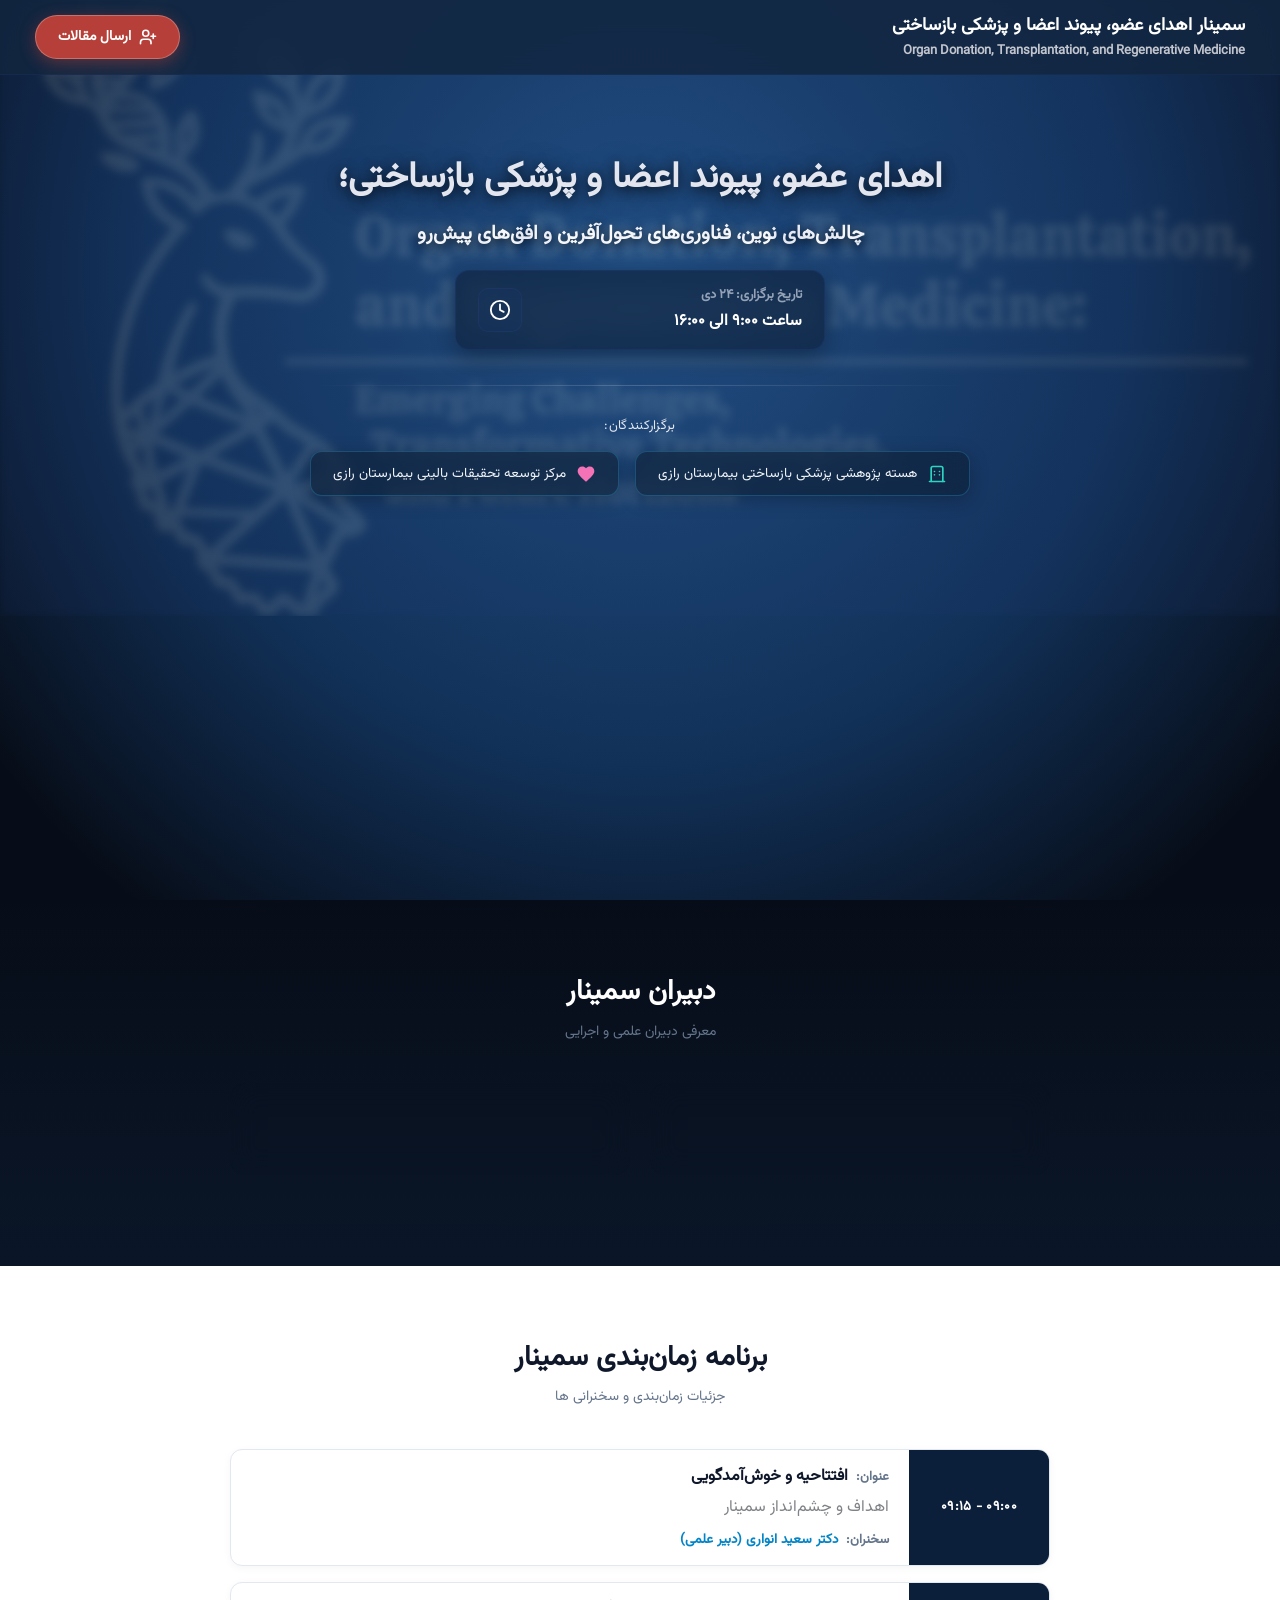
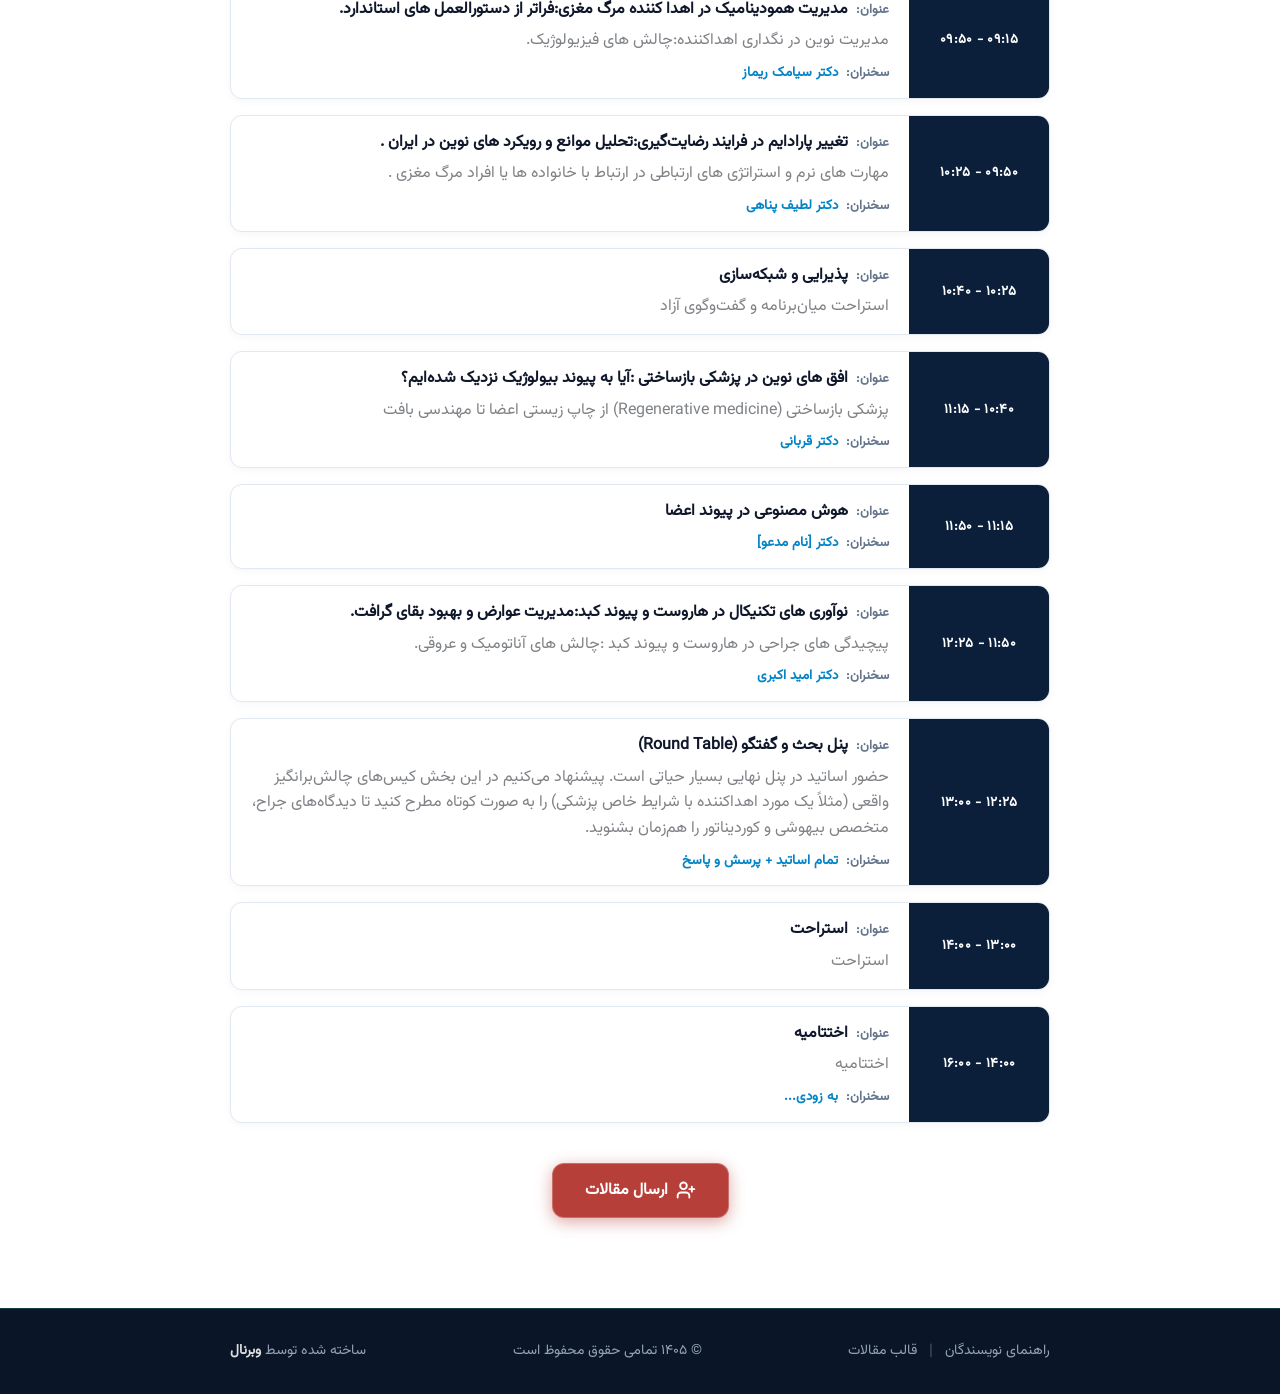
<file: index.html>
<!DOCTYPE html>
<html lang="fa" dir="rtl">
<head>
    <meta charset="UTF-8">
    <meta name="viewport" content="width=device-width, initial-scale=1.0">
    <title>سمینار تخصصی اهدای عضو</title>
    <link rel="stylesheet" href="css/style.css">
    <link rel="icon" type="image/png" href="icons/favicon-96x96.png" sizes="96x96" />
    <link rel="icon" type="image/svg+xml" href="icons/favicon.svg" />
    <link rel="shortcut icon" href="icons/favicon.ico" />
    <link rel="apple-touch-icon" sizes="180x180" href="icons/apple-touch-icon.png" />
    <link rel="manifest" href="icons/site.webmanifest" />
</head>
<body>
    <header class="top-banner">
        <div class="banner-right">
            <div class="banner-title">سمینار اهدای عضو، پیوند اعضا و پزشکی بازساختی</div>
            <div class="banner-subtitle">Organ Donation, Transplantation, and Regenerative Medicine</div>
        </div>
        <button id="openRegisterModal" class="register-btn">
            <svg class="user-icon" width="18" height="18" viewBox="0 0 24 24" fill="none" stroke="currentColor" stroke-width="2.2" stroke-linecap="round" stroke-linejoin="round">
                <path d="M16 21v-2a4 4 0 0 0-4-4H6a4 4 0 0 0-4 4v2"></path>
                <circle cx="9" cy="7" r="4"></circle>
                <line x1="19" y1="8" x2="19" y2="14"></line>
                <line x1="22" y1="11" x2="16" y2="11"></line>
            </svg>
            <span>ارسال مقالات</span>
        </button>
    </header>
    <div class="hero-bg">
        <div class="hero-content">
            <div class="hero-logo-wrapper">
                <img src="assets/logo.jpg" alt="لوگو" class="hero-logo">
            </div>
            <h1 class="main-title">اهدای عضو، پیوند اعضا و پزشکی بازساختی؛</h1>
            <p class="hero-subtitle">چالش‌های نوین، فناوری‌های تحول‌آفرین و افق‌های پیش‌رو</p>
            <div class="chair-card event-time-card">
                <div class="chair-info">
                    <span class="chair-role">تاریخ برگزاری: ۲۴ دی</span>
                    <h3 class="chair-name">ساعت ۹:۰۰ الی ۱۶:۰۰</h3>
                </div>
                <div class="chair-icon-box">
                    <svg width="22" height="22" viewBox="0 0 24 24" fill="none" stroke="currentColor" stroke-width="2" stroke-linecap="round" stroke-linejoin="round">
                        <circle cx="12" cy="12" r="10"></circle>
                        <polyline points="12 6 12 12 16 14"></polyline>
                    </svg>
                </div>
            </div>
            <div class="hero-divider"></div>
            <div class="organizers-section">
                <span class="organizers-title">برگزارکنندگان:</span>
                <div class="organizers-row">
                    <div class="org-card">
                        <svg class="org-icon hospital-icon" width="20" height="20" viewBox="0 0 24 24" fill="none" stroke="currentColor" stroke-width="2" stroke-linecap="round" stroke-linejoin="round">
                            <path d="M3 21h18"></path>
                            <path d="M5 21V5a2 2 0 0 1 2-2h10a2 2 0 0 1 2 2v16"></path>
                            <line x1="9" y1="9" x2="9" y2="9.01"></line>
                            <line x1="15" y1="9" x2="15" y2="9.01"></line>
                            <line x1="9" y1="13" x2="9" y2="13.01"></line>
                            <line x1="15" y1="13" x2="15" y2="13.01"></line>
                        </svg>
                        <span>هسته پژوهشی پزشکی بازساختی بیمارستان رازی</span>
                    </div>
                    <div class="org-card">
                        <svg class="org-icon heart-icon" width="20" height="20" viewBox="0 0 24 24" fill="currentColor">
                            <path d="M12 21.35l-1.45-1.32C5.4 15.36 2 12.28 2 8.5 2 5.42 4.42 3 7.5 3c1.74 0 3.41.81 4.5 2.09C13.09 3.81 14.76 3 16.5 3 19.58 3 22 5.42 22 8.5c0 3.78-3.4 6.86-8.55 11.54L12 21.35z"/>
                        </svg>
                        <span>مرکز توسعه تحقیقات بالینی بیمارستان رازی</span>
                    </div>
                </div>
            </div>

        </div> 
    </div>
    <section class="chairs-section">
        <div class="chairs-section-container">
            <div class="section-header">
                <h2 class="section-title">دبیران سمینار</h2>
                <p class="section-desc">معرفی دبیران علمی و اجرایی</p>
            </div>
            <div class="chairs-cards-wrapper">
                <div class="chair-card-large">
                    <div class="chair-icon-box">
                        <svg width="22" height="22" viewBox="0 0 24 24" fill="none" stroke="currentColor" stroke-width="2" stroke-linecap="round" stroke-linejoin="round">
                            <path d="M14 2H6a2 2 0 0 0-2 2v16a2 2 0 0 0 2 2h12a2 2 0 0 0 2-2V8z"></path>
                            <polyline points="14 2 14 8 20 8"></polyline>
                            <line x1="16" y1="13" x2="8" y2="13"></line>
                            <line x1="16" y1="17" x2="8" y2="17"></line>
                        </svg>
                    </div>
                    <div class="chair-info">
                        <span class="chair-role">دبیر علمی سمینار</span>
                        <h3 class="chair-name">دکتر سعید انواری</h3>
                    </div>
                </div>
                <div class="chair-card-large">
                    <div class="chair-icon-box">
                        <svg width="22" height="22" viewBox="0 0 24 24" fill="none" stroke="currentColor" stroke-width="2" stroke-linecap="round" stroke-linejoin="round">
                            <path d="M17 21v-2a4 4 0 0 0-4-4H5a4 4 0 0 0-4 4v2"></path>
                            <circle cx="9" cy="7" r="4"></circle>
                            <path d="M23 21v-2a4 4 0 0 0-3-3.87"></path>
                            <path d="M16 3.13a4 4 0 0 1 0 7.75"></path>
                        </svg>
                    </div>
                    <div class="chair-info">
                        <span class="chair-role">دبیر اجرایی سمینار</span>
                        <h3 class="chair-name">دکتر امیرحسین لاریجانی</h3>
                    </div>
                </div>
            </div>
        </div>
    </section> 
    <section class="schedule-section">
        <div class="schedule-container">
            <div class="section-header">
                <h2 class="section-title">برنامه زمان‌بندی سمینار</h2>
                <p class="section-desc">جزئیات زمان‌بندی و سخنرانی ‌ها</p>
            </div>
            <div class="schedule-cards-list">
                <div class="program-card">
                    <div class="program-time">۰۹:۰۰ - ۰۹:۱۵</div>
                    <div class="program-body">
                        <div class="program-row">
                            <span class="label">عنوان:</span>
                            <span class="value title-bold">افتتاحیه و خوش‌آمدگویی</span>
                        </div>
                        <div class="program-desc">
                            اهداف و چشم‌انداز سمینار
                        </div>
                        <div class="program-row speaker-row">
                            <span class="label">سخنران:</span>
                            <span class="value speaker-name">دکتر سعید انواری (دبیر علمی)</span>
                        </div>
                    </div>
                </div>
                <div class="program-card">
                    <div class="program-time">۰۹:۱۵ - ۰۹:۵۰</div>
                    <div class="program-body">
                        <div class="program-row">
                            <span class="label">عنوان:</span>
                            <span class="value title-bold">مدیریت همودینامیک در اهدا کننده مرگ مغزی:فراتر از دستورالعمل های استاندارد.</span>
                        </div>
                        <div class="program-desc">
                           مدیریت نوین در نگداری اهداکننده:چالش های فیزیولوژیک.
                        </div>
                        <div class="program-row speaker-row">
                            <span class="label">سخنران:</span>
                            <span class="value speaker-name">دکتر سیامک ریماز</span>
                        </div>
                    </div>
                </div>
                <div class="program-card">
                    <div class="program-time">۰۹:۵۰ - ۱۰:۲۵</div>
                    <div class="program-body">
                        <div class="program-row">
                            <span class="label">عنوان:</span>
                            <span class="value title-bold">تغییر پارادایم در فرایند رضایت‌گیری:تحلیل موانع و رویکرد های نوین در ایران .</span>
                        </div>
                        <div class="program-desc">
                           مهارت های نرم و استراتژی های ارتباطی در ارتباط با خانواده ها یا افراد مرگ مغزی .
                        </div>
                        <div class="program-row speaker-row">
                            <span class="label">سخنران:</span>
                            <span class="value speaker-name">دکتر لطیف پناهی</span>
                        </div>
                    </div>
                </div>
                <div class="program-card">
                    <div class="program-time">۱۰:۲۵ - ۱۰:۴۰</div>
                    <div class="program-body">
                        <div class="program-row">
                            <span class="label">عنوان:</span>
                            <span class="value title-bold">پذیرایی و شبکه‌سازی</span>
                        </div>
                        <div class="program-desc">
                            استراحت میان‌برنامه و گفت‌وگوی آزاد
                        </div>
                    </div>
                </div>
                <div class="program-card">
                    <div class="program-time">۱۰:۴۰ - ۱۱:۱۵</div>
                    <div class="program-body">
                        <div class="program-row">
                            <span class="label">عنوان:</span>
                            <span class="value title-bold">افق های نوین در پزشکی بازساختی :آیا به پیوند بیولوژیک نزدیک شده‌ایم؟</span>
                        </div>
                        <div class="program-desc">
                         پزشکی بازساختی (Regenerative medicine) از چاپ زیستی اعضا تا مهندسی بافت
                        </div>
                        <div class="program-row speaker-row">
                            <span class="label">سخنران:</span>
                            <span class="value speaker-name">دکتر قربانی</span>
                        </div>
                    </div>
                </div>
                <div class="program-card">
                    <div class="program-time">۱۱:۱۵ - ۱۱:۵۰</div>
                    <div class="program-body">
                        <div class="program-row">
                            <span class="label">عنوان:</span>
                            <span class="value title-bold">هوش مصنوعی در پیوند اعضا</span>
                        </div>
                        <div class="program-row speaker-row">
                            <span class="label">سخنران:</span>
                            <span class="value speaker-name">دکتر [نام مدعو]</span>
                        </div>
                    </div>
                </div>
                <div class="program-card">
                    <div class="program-time">۱۱:۵۰ - ۱۲:۲۵</div>
                    <div class="program-body">
                        <div class="program-row">
                            <span class="label">عنوان:</span>
                            <span class="value title-bold">نوآوری های تکنیکال در هاروست و پیوند کبد:مدیریت عوارض و بهبود بقای گرافت.</span>
                        </div>
                        <div class="program-desc">
                           پیچیدگی های جراحی در هاروست و پیوند کبد :چالش های آناتومیک و عروقی.
                        </div>
                        <div class="program-row speaker-row">
                            <span class="label">سخنران:</span>
                            <span class="value speaker-name">دکتر امید اکبری</span>
                        </div>
                    </div>
                </div>
                <div class="program-card">
                    <div class="program-time">۱۲:۲۵ - ۱۳:۰۰</div>
                    <div class="program-body">
                        <div class="program-row">
                            <span class="label">عنوان:</span>
                            <span class="value title-bold">پنل بحث و گفتگو (Round Table)</span>
                        </div>
                        <div class="program-desc">
                           حضور اساتید در پنل نهایی بسیار حیاتی است. پیشنهاد می‌کنیم در این بخش کیس‌های چالش‌برانگیز واقعی (مثلاً یک مورد اهداکننده با شرایط خاص پزشکی) را به صورت کوتاه مطرح کنید تا دیدگاه‌های جراح، متخصص بیهوشی و کوردیناتور را هم‌زمان بشنوید.
                        </div>
                        <div class="program-row speaker-row">
                            <span class="label">سخنران:</span>
                            <span class="value speaker-name">تمام اساتید + پرسش و پاسخ</span>
                        </div>
                    </div>
                </div>
                <div class="program-card">
                    <div class="program-time">۱۳:۰۰ - ۱۴:۰۰</div>
                    <div class="program-body">
                        <div class="program-row">
                            <span class="label">عنوان:</span>
                            <span class="value title-bold">استراحت</span>
                        </div>
                        <div class="program-desc">
                           استراحت
                        </div>
                    </div>
                </div>
                <div class="program-card">
                    <div class="program-time">۱۴:۰۰ - ۱۶:۰۰</div>
                    <div class="program-body">
                        <div class="program-row">
                            <span class="label">عنوان:</span>
                            <span class="value title-bold">اختتامیه</span>
                        </div>
                        <div class="program-desc">
                           اختتامیه
                        </div>
                        <div class="program-row speaker-row">
                            <span class="label">سخنران:</span>
                            <span class="value speaker-name">به زودی...</span>
                        </div>
                    </div>
                </div>
            </div>
            <div class="schedule-register-btn-wrapper">
                <button id="openRegisterModalBottom" class="register-btn register-btn-large">
                    <svg class="user-icon" width="20" height="20" viewBox="0 0 24 24" fill="none" stroke="currentColor" stroke-width="2.2" stroke-linecap="round" stroke-linejoin="round">
                        <path d="M16 21v-2a4 4 0 0 0-4-4H6a4 4 0 0 0-4 4v2"></path>
                        <circle cx="9" cy="7" r="4"></circle>
                        <line x1="19" y1="8" x2="19" y2="14"></line>
                        <line x1="22" y1="11" x2="16" y2="11"></line>
                    </svg>
                    <span>ارسال مقالات</span>
                </button>
            </div>
        </div>
    </section>
    <footer class="site-footer">
        <div class="footer-content">
            <div class="footer-links">
                <a href="author-guide.html" class="footer-link">راهنمای نویسندگان</a>
                <span class="footer-separator">|</span>
                <a href="article-template.html" class="footer-link">قالب مقالات</a>
            </div>
            <p class="footer-copyright">© ۱۴۰۵ تمامی حقوق محفوظ است</p>
            <p class="footer-credit">ساخته شده توسط <a href="https://webernal.com" target="_blank" rel="noopener">وبرنال</a></p>
        </div>
    </footer>
    <div id="registerModal" class="modal">
        <div class="modal-content">
            <button class="modal-close" id="closeModal">
                <svg width="20" height="20" viewBox="0 0 24 24" fill="none" stroke="currentColor" stroke-width="2" stroke-linecap="round" stroke-linejoin="round">
                    <line x1="18" y1="6" x2="6" y2="18"></line>
                    <line x1="6" y1="6" x2="18" y2="18"></line>
                </svg>
            </button>
            <h2 class="modal-title">ثبت‌نام در سمینار</h2>
            <p class="modal-subtitle">لطفاً اطلاعات خود را وارد کنید</p>
            <form id="registerForm" class="register-form">
                <div class="form-group">
                    <label for="fullName">نام و نام خانوادگی <span class="required">*</span></label>
                    <input type="text" id="fullName" name="fullName" required>
                </div>
                <div class="form-group">
                    <label for="field">رشته <span class="required">*</span></label>
                    <input type="text" id="field" name="field" required>
                </div>
                <div class="form-group">
                    <label for="phone">شماره تلفن <span class="required">*</span></label>
                    <input type="tel" id="phone" name="phone" required pattern="[0-9]{11}" placeholder="09123456789">
                </div>
                <div class="form-group">
                    <label for="degree">درجه علمی (مقطع) <span class="required">*</span></label>
                    <select id="degree" name="degree" required>
                        <option value="">انتخاب کنید</option>
                        <option value="دانشجو">دانشجو</option>
                        <option value="کارشناسی">کارشناسی</option>
                        <option value="کارشناسی ارشد">کارشناسی ارشد</option>
                        <option value="دکتری">دکتری</option>
                        <option value="دکتری تخصصی">دکتری تخصصی</option>
                        <option value="فوق تخصص">فوق تخصص</option>
                    </select>
                </div>
                <button type="submit" class="form-submit-btn">
                    <span class="btn-text">ثبت‌نام</span>
                    <span class="btn-loader" style="display: none;">
                        <svg width="18" height="18" viewBox="0 0 24 24" fill="none" stroke="currentColor" stroke-width="2.5" stroke-linecap="round" stroke-linejoin="round" class="spinner">
                            <path d="M21 12a9 9 0 1 1-6.219-8.56"></path>
                        </svg>
                    </span>
                </button>
            </form>
            <div id="successMessage" class="success-message" style="display: none;">
                <svg width="48" height="48" viewBox="0 0 24 24" fill="none" stroke="currentColor" stroke-width="2" stroke-linecap="round" stroke-linejoin="round">
                    <path d="M22 11.08V12a10 10 0 1 1-5.93-9.14"></path>
                    <polyline points="22 4 12 14.01 9 11.01"></polyline>
                </svg>
                <h3>ثبت‌نام با موفقیت انجام شد!</h3>
                <p>اطلاعات شما با موفقیت ثبت شد. به زودی با شما تماس خواهیم گرفت.</p>
            </div>
        </div>
    </div>
    <script src="js/script.js"></script>
</body>
</html>
</file>
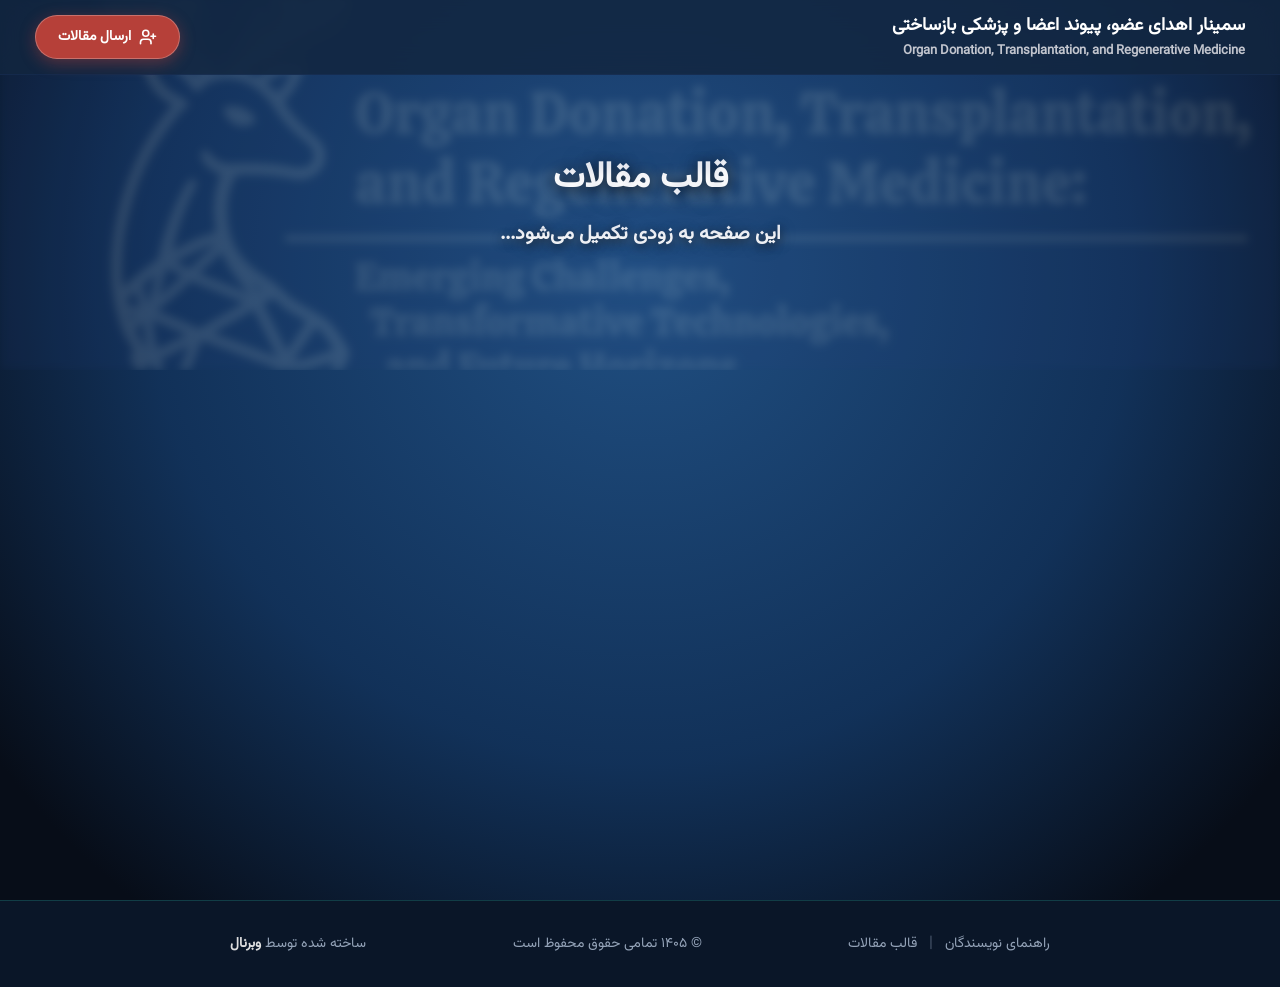
<file: article-template.html>
<!DOCTYPE html>
<html lang="fa" dir="rtl">
<head>
    <meta charset="UTF-8">
    <meta name="viewport" content="width=device-width, initial-scale=1.0">
    <title>سمینار تخصصی اهدای عضو</title>
    <link rel="stylesheet" href="css/style.css">
    <link rel="icon" type="image/png" href="icons/favicon-96x96.png" sizes="96x96" />
    <link rel="icon" type="image/svg+xml" href="icons/favicon.svg" />
    <link rel="shortcut icon" href="icons/favicon.ico" />
    <link rel="apple-touch-icon" sizes="180x180" href="icons/apple-touch-icon.png" />
    <link rel="manifest" href="icons/site.webmanifest" />
</head>
<body>
    <header class="top-banner">
        <div class="banner-right">
            <div class="banner-title">سمینار اهدای عضو، پیوند اعضا و پزشکی بازساختی</div>
            <div class="banner-subtitle">Organ Donation, Transplantation, and Regenerative Medicine</div>
        </div>
        <button id="openRegisterModal" class="register-btn">
            <svg class="user-icon" width="18" height="18" viewBox="0 0 24 24" fill="none" stroke="currentColor" stroke-width="2.2" stroke-linecap="round" stroke-linejoin="round">
                <path d="M16 21v-2a4 4 0 0 0-4-4H6a4 4 0 0 0-4 4v2"></path>
                <circle cx="9" cy="7" r="4"></circle>
                <line x1="19" y1="8" x2="19" y2="14"></line>
                <line x1="22" y1="11" x2="16" y2="11"></line>
            </svg>
            <span>ارسال مقالات</span>
        </button>
    </header>
    <div class="hero-bg">
        <div class="hero-content">
            <div class="hero-logo-wrapper">
                <img src="assets/logo.jpg" alt="لوگو" class="hero-logo">
            </div>
            <h1 class="main-title">قالب مقالات</h1>
            <p class="hero-subtitle">این صفحه به زودی تکمیل می‌شود...</p>
        </div> 
    </div>

    <footer class="site-footer">
        <div class="footer-content">
            <div class="footer-links">
                <a href="author-guide.html" class="footer-link">راهنمای نویسندگان</a>
                <span class="footer-separator">|</span>
                <a href="article-template.html" class="footer-link">قالب مقالات</a>
            </div>
            <p class="footer-copyright">© ۱۴۰۵ تمامی حقوق محفوظ است</p>
            <p class="footer-credit">ساخته شده توسط <a href="https://webernal.com" target="_blank" rel="noopener">وبرنال</a></p>
        </div>
    </footer>
</body>
</html>
</file>
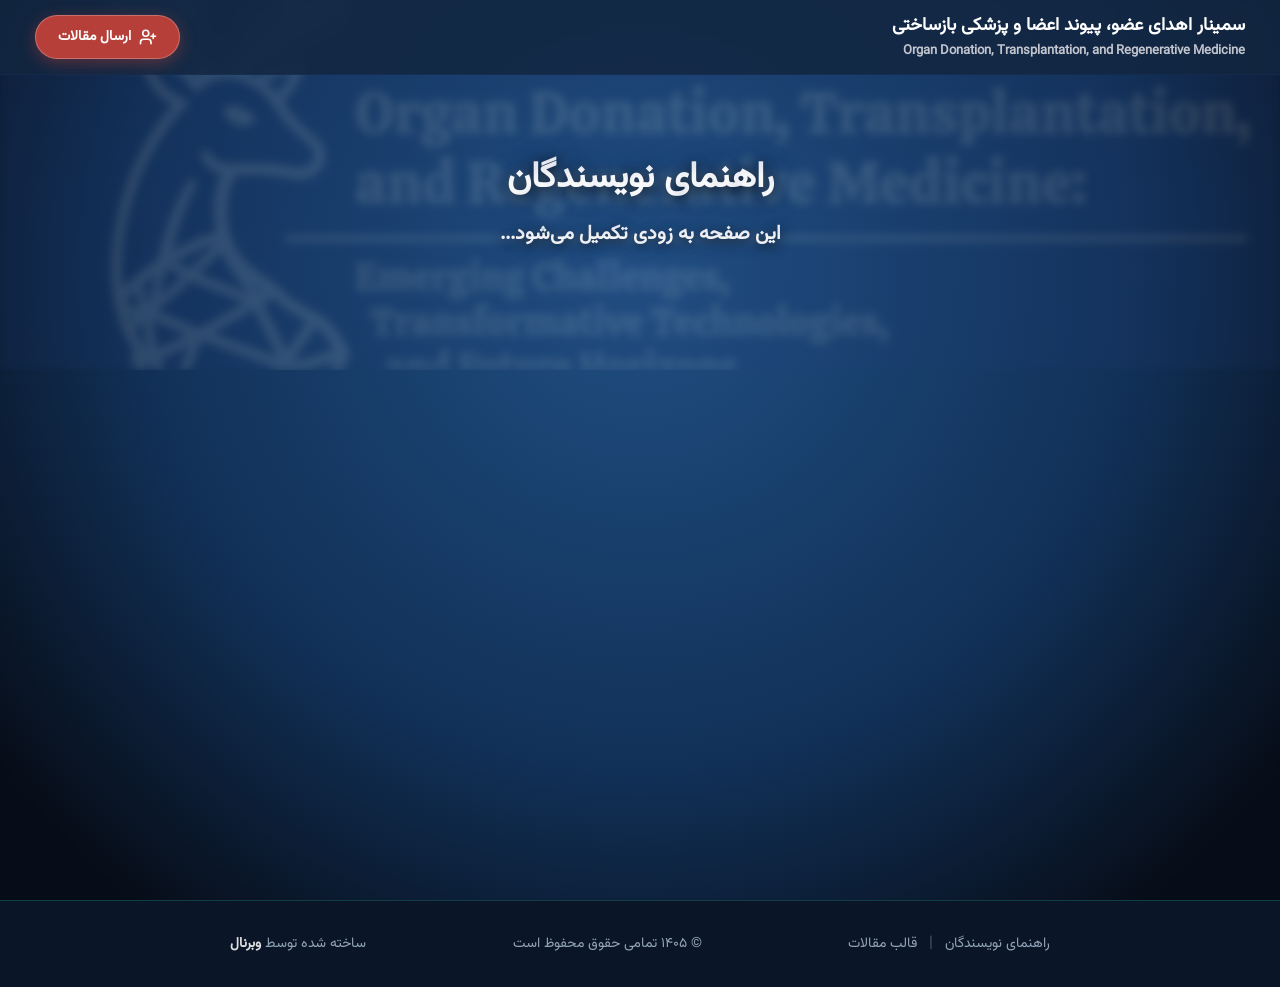
<file: author-guide.html>
<!DOCTYPE html>
<html lang="fa" dir="rtl">
<head>
    <meta charset="UTF-8">
    <meta name="viewport" content="width=device-width, initial-scale=1.0">
    <title>سمینار تخصصی اهدای عضو</title>
    <link rel="stylesheet" href="css/style.css">
    <link rel="icon" type="image/png" href="icons/favicon-96x96.png" sizes="96x96" />
    <link rel="icon" type="image/svg+xml" href="icons/favicon.svg" />
    <link rel="shortcut icon" href="icons/favicon.ico" />
    <link rel="apple-touch-icon" sizes="180x180" href="icons/apple-touch-icon.png" />
    <link rel="manifest" href="icons/site.webmanifest" />
</head>
<body>
    <header class="top-banner">
        <div class="banner-right">
            <div class="banner-title">سمینار اهدای عضو، پیوند اعضا و پزشکی بازساختی</div>
            <div class="banner-subtitle">Organ Donation, Transplantation, and Regenerative Medicine</div>
        </div>
        <button id="openRegisterModal" class="register-btn">
            <svg class="user-icon" width="18" height="18" viewBox="0 0 24 24" fill="none" stroke="currentColor" stroke-width="2.2" stroke-linecap="round" stroke-linejoin="round">
                <path d="M16 21v-2a4 4 0 0 0-4-4H6a4 4 0 0 0-4 4v2"></path>
                <circle cx="9" cy="7" r="4"></circle>
                <line x1="19" y1="8" x2="19" y2="14"></line>
                <line x1="22" y1="11" x2="16" y2="11"></line>
            </svg>
            <span>ارسال مقالات</span>
        </button>
    </header>
    <div class="hero-bg">
        <div class="hero-content">
            <div class="hero-logo-wrapper">
                <img src="assets/logo.jpg" alt="لوگو" class="hero-logo">
            </div>
            <h1 class="main-title">راهنمای نویسندگان</h1>
            <p class="hero-subtitle">این صفحه به زودی تکمیل می‌شود...</p>
        </div> 
    </div>

    <footer class="site-footer">
        <div class="footer-content">
            <div class="footer-links">
                <a href="author-guide.html" class="footer-link">راهنمای نویسندگان</a>
                <span class="footer-separator">|</span>
                <a href="article-template.html" class="footer-link">قالب مقالات</a>
            </div>
            <p class="footer-copyright">© ۱۴۰۵ تمامی حقوق محفوظ است</p>
            <p class="footer-credit">ساخته شده توسط <a href="https://webernal.com" target="_blank" rel="noopener">وبرنال</a></p>
        </div>
    </footer>
</body>
</html>
</file>
<file: css/style.css>
@font-face {
    font-family: 'Vazirmatn';
    src: url('../fonts/Vazirmatn-Regular.ttf') format('truetype');
    font-weight: normal;
    font-style: normal;
    font-display: swap;
}

* {
    margin: 0;
    padding: 0;
    box-sizing: border-box;
}
body {
    font-family: 'Vazirmatn', sans-serif;
    background-color: #070d18;
    color: #f0f4f8;
    line-height: 1.6;
    direction: rtl;
}
.top-banner {
    position: fixed;
    top: 0;
    left: 0;
    right: 0;
    width: 100%;
    height: 75px;
    background: rgba(18, 38, 64, 0.85);
    backdrop-filter: blur(14px);
    -webkit-backdrop-filter: blur(14px);
    border-bottom: 1px solid rgba(37, 62, 125, 0.2);
    z-index: 1000;
    display: flex;
    align-items: center;
    justify-content: space-between;
    padding: 0 35px;
}
.banner-right {
    display: flex;
    flex-direction: column;
    text-align: right;
}

.banner-title {
    color: #ffffff;
    font-size: 18px;
    font-weight: 700;
}

.banner-subtitle {
    color: #c2c5ce;
    font-size: 13px;
    font-weight: 600;
}
.register-btn {
    display: inline-flex;
    align-items: center;
    gap: 8px;
    padding: 10px 22px;
    border-radius: 50px;
    text-decoration: none;
    font-size: 14px;
    font-weight: 700;
    font-family: 'Vazirmatn', sans-serif;
    color: #ffffff !important;           
    background: #b64039;                 
    border: 1px solid rgba(255, 255, 255, 0.25);
    box-shadow: 0 4px 16px rgba(182, 64, 57, 0.45);
    transition: all 0.25s ease;
    cursor: pointer;
}
.hero-bg {
    width: 100%;
    min-height: 100vh;
    background-color: #070d18;
    background-image: radial-gradient(
        circle at 50% 30%,
        rgba(43, 108, 176, 0.7) 0%,  
        rgba(18, 51, 92, 0.95) 55%,
        #070d18 90%
    );
    position: relative;
}
.hero-content {
    display: flex;
    flex-direction: column;
    align-items: center;
    text-align: center;
    padding-top: 150px;   
    padding-bottom: 120px; 
    padding-inline: 20px;
    position: relative;
    z-index: 1;
}
.hero-logo-wrapper {
    position: absolute;
    top: 0;
    left: 0;
    width: 100%;
    height: 100%;
    z-index: 0;
    overflow: hidden;
}
.hero-logo {
    width: 100%;
    height: 100%;
    object-fit: cover;
    opacity: 0.12;
    filter: blur(4px);
}
.hero-logo-wrapper::after {
    content: '';
    position: absolute;
    top: 0;
    left: 0;
    width: 100%;
    height: 100%;
    z-index: 1;
}
.main-title {
    font-size: 36px;
    font-weight: 900;
    color: #ffffff;
    margin: 0;
    text-shadow: 0 2px 12px rgba(0, 0, 0, 0.7), 0 4px 24px rgba(0, 0, 0, 0.5);
}
.hero-subtitle {
    font-size: 20px;
    font-weight: 700;
    color: #ffffff;
    margin-top: 10px;
    text-shadow: 0 2px 8px rgba(0, 0, 0, 0.6), 0 3px 16px rgba(0, 0, 0, 0.4);
}
.chairs-container {
    display: flex;
    justify-content: center;
    align-items: center;
    gap: 20px;
    margin-top: 36px;
    width: 100%;
    max-width: 780px;
}
.chair-card {
    flex: 1;
    display: flex;
    align-items: center;
    justify-content: space-between;
    padding: 14px 22px;
    background: rgba(14, 34, 61, 0.65);
    border: 1px solid rgba(37, 62, 125, 0.35);
    border-radius: 14px;
    backdrop-filter: blur(14px);
    -webkit-backdrop-filter: blur(14px);
    box-shadow: 0 8px 24px rgba(0, 0, 0, 0.3);
    text-align: right;
}
.chair-info {
    display: flex;
    flex-direction: column;
    gap: 4px;
}
.chair-role {
    font-size: 13px;
    font-weight: 600;
    color: #94a3b8;
}
.chair-name {
    font-size: 16px;
    font-weight: 700;
    color: #ffffff;
    margin: 0;
}
.chair-icon-box {
    display: flex;
    align-items: center;
    justify-content: center;
    width: 44px;
    height: 44px;
    border-radius: 10px;
    background: rgba(37, 62, 125, 0.12);
    border: 1px solid rgba(37, 62, 125, 0.35);
    color: #ffffff;
    flex-shrink: 0;
}
.event-time-card {
    flex: initial;
    width: 100%;
    max-width: 370px;
    margin: 20px auto 0 auto;
}
.hero-divider {
    width: 100%;
    max-width: 650px;
    height: 1px;
    margin: 35px auto 0 auto;
    background: linear-gradient(
        90deg,
        rgba(255, 255, 255, 0) 0%,
        rgba(255, 255, 255, 0.2) 50%,
        rgba(255, 255, 255, 0) 100%
    );
}
.organizers-section {
    display: flex;
    flex-direction: column;
    align-items: center;
    gap: 14px;
    margin-top: 30px;
    width: 100%;
    direction: rtl;
}
.organizers-title {
    font-size: 13px;
    font-weight: 500;
    color: #ffffff;
    letter-spacing: 0.3px;
}
.organizers-row {
    display: flex;
    justify-content: center;
    align-items: center;
    gap: 16px;
    width: 100%;
}
.org-card {
    display: inline-flex;
    align-items: center;
    justify-content: center;
    gap: 10px;
    padding: 11px 22px;
    background: rgba(14, 30, 52, 0.6);
    border: 1px solid rgba(56, 189, 248, 0.25);
    border-radius: 12px;
    backdrop-filter: blur(12px);
    -webkit-backdrop-filter: blur(12px);
    box-shadow: 0 4px 18px rgba(0, 0, 0, 0.25);
    color: #f1f5f9;
    font-size: 13.5px;
    font-weight: 500;
    transition: all 0.25s ease;
    cursor: default;
}
.org-card:hover {
    background: rgba(18, 40, 70, 0.85);
    border-color: rgba(56, 189, 248, 0.5);
    transform: translateY(-2px);
}
.org-icon {
    flex-shrink: 0;
}

.hospital-icon { color: #2dd4bf; }
.heart-icon { color: #f472b6; }
.shield-icon { color: #38bdf8; }
@media (max-width: 650px) {
    .organizers-row {
        flex-direction: column;
        gap: 10px;
    }
    .org-card {
        width: 100%;
        max-width: 320px;
    }
}

.schedule-section {
    width: 100%;
    background-color: #ffffff;
    color: #7f8286;
    padding: 70px 20px 90px;
    direction: rtl;
    position: relative;
    z-index: 10;
}
.schedule-container {
    max-width: 820px;
    margin: 0 auto;
}
.section-header {
    text-align: center;
    margin-bottom: 40px;
}
.section-title {
    font-size: 28px;
    font-weight: 800;
    color: #0f172a;
    margin-bottom: 6px;
}
.section-desc {
    font-size: 14px;
    color: #64748b;
}
.schedule-cards-list {
    display: flex;
    flex-direction: column;
    gap: 16px;
}
.program-card {
    display: flex;
    align-items: stretch;
    background: #ffffff;
    border: 1px solid #e2e8f0;
    border-radius: 12px;
    box-shadow: 0 2px 8px rgba(15, 23, 42, 0.04);
    overflow: hidden;
    transition: all 0.25s ease;
}
.program-card:hover {
    transform: translateY(-2px);
    box-shadow: 0 6px 18px rgba(15, 23, 42, 0.08);
    border-color: #cbd5e1;
}
.program-time {
    width: 140px;
    flex-shrink: 0;
    background: #0b1f3a;
    color: #ffffff;
    font-size: 13.5px;
    font-weight: 700;
    display: flex;
    align-items: center;
    justify-content: center;
    padding: 12px;
    letter-spacing: 0.3px;
}
.program-body {
    flex: 1;
    display: flex;
    flex-direction: column;
    justify-content: center;
    padding: 14px 20px;
    gap: 6px;
    text-align: right;
}
.program-row {
    display: flex;
    align-items: baseline;
    gap: 8px;
}
.label {
    font-size: 13px;
    font-weight: 700;
    color: #64748b;
    flex-shrink: 0;
}
.title-bold {
    font-size: 16px;
    font-weight: 800;
    color: #0f172a;
}
.speaker-row {
    margin-top: 2px;
}
.speaker-name {
    font-size: 13.5px;
    font-weight: 600;
    color: #0284c7;
}
.break-card {
    background: #f8fafc;
    border-style: dashed;
}
.break-card .program-time {
    background: #475569;
}
.break-card .title-bold {
    color: #03020d;
}
@media (max-width: 600px) {
    .program-card {
        flex-direction: column;
    }
    .program-time {
        width: 100%;
        padding: 8px;
    }
    .program-desc {
        padding-right: 0;
    }
}

.chairs-section {
    width: 100%;
    background: linear-gradient(180deg, #070d18 0%, #0a1628 100%);
    color: #f0f4f8;
    padding: 70px 20px 90px;
    direction: rtl;
    position: relative;
    z-index: 10;
}
.chairs-section-container {
    max-width: 820px;
    margin: 0 auto;
}
.chairs-section .section-title {
    color: #ffffff;
}
.chairs-cards-wrapper {
    display: flex;
    justify-content: center;
    align-items: center;
    gap: 20px;
    margin-top: 30px;
}
.chair-card-large {
    flex: 1;
    display: flex;
    align-items: center;
    justify-content: space-between;
    padding: 20px 28px;
    background: rgba(14, 34, 61, 0.65);
    border: 1px solid rgba(37, 62, 125, 0.35);
    border-radius: 16px;
    backdrop-filter: blur(14px);
    -webkit-backdrop-filter: blur(14px);
    box-shadow: 0 8px 24px rgba(0, 0, 0, 0.3);
    text-align: right;
    transition: all 0.3s ease;
}
.chair-card-large:hover {
    transform: translateY(-4px);
    box-shadow: 0 12px 32px rgba(0, 0, 0, 0.4);
    border-color: rgba(37, 62, 125, 0.5);
}
@media (max-width: 650px) {
    .chairs-cards-wrapper {
        flex-direction: column;
        gap: 16px;
    }
    .chair-card-large {
        width: 100%;
    }
}

.site-footer {
    width: 100%;
    background: #0a1628;
    border-top: 1px solid rgba(45, 212, 191, 0.2);
    padding: 30px 20px;
    direction: rtl;
}
.footer-content {
    max-width: 820px;
    margin: 0 auto;
    display: flex;
    justify-content: space-between;
    align-items: center;
    gap: 20px;
    flex-wrap: wrap;
}
.footer-copyright {
    font-size: 14px;
    font-weight: 500;
    color: #94a3b8;
    margin: 0;
}
.footer-credit {
    font-size: 14px;
    font-weight: 500;
    color: #94a3b8;
    margin: 0;
}
.footer-credit a {
    color: #dededf;
    text-decoration: none;
    font-weight: 600;
    transition: color 0.25s ease;
}
.footer-credit a:hover {
    color: #5eead4;
}
@media (max-width: 600px) {
    .footer-content {
        flex-direction: column;
        text-align: center;
        gap: 10px;
    }
}
.footer-links {
    display: flex;
    align-items: center;
    gap: 12px;
}
.footer-link {
    font-size: 14px;
    font-weight: 500;
    color: #94a3b8;
    text-decoration: none;
    transition: color 0.25s ease;
}
.footer-link:hover {
    color: #dededf;
}
.footer-separator {
    color: #475569;
}

.modal {
    display: none;
    position: fixed;
    z-index: 2000;
    left: 0;
    top: 0;
    width: 100%;
    height: 100%;
    background-color: rgba(7, 13, 24, 0.85);
    backdrop-filter: blur(8px);
    -webkit-backdrop-filter: blur(8px);
    justify-content: center;
    align-items: center;
    padding: 20px;
    animation: fadeIn 0.25s ease;
}
@keyframes fadeIn {
    from { opacity: 0; }
    to { opacity: 1; }
}
.modal-content {
    position: relative;
    background: #ffffff;
    border-radius: 20px;
    padding: 40px;
    max-width: 480px;
    width: 100%;
    box-shadow: 0 20px 60px rgba(0, 0, 0, 0.4);
    animation: slideUp 0.3s ease;
}
@keyframes slideUp {
    from {
        transform: translateY(30px);
        opacity: 0;
    }
    to {
        transform: translateY(0);
        opacity: 1;
    }
}
.modal-close {
    position: absolute;
    top: 16px;
    left: 16px;
    background: #f1f5f9;
    border: none;
    border-radius: 50%;
    width: 36px;
    height: 36px;
    display: flex;
    align-items: center;
    justify-content: center;
    cursor: pointer;
    transition: all 0.25s ease;
    color: #475569;
}
.modal-close:hover {
    background: #e2e8f0;
    color: #0f172a;
    transform: rotate(90deg);
}
.modal-title {
    font-size: 26px;
    font-weight: 800;
    color: #0f172a;
    margin: 0 0 8px 0;
    text-align: center;
}
.modal-subtitle {
    font-size: 14px;
    color: #64748b;
    margin: 0 0 30px 0;
    text-align: center;
}
.register-form {
    display: flex;
    flex-direction: column;
    gap: 20px;
}
.form-group {
    display: flex;
    flex-direction: column;
    gap: 8px;
}
.form-group label {
    font-size: 14px;
    font-weight: 600;
    color: #334155;
}
.required {
    color: #e11d48;
}
.form-group input,
.form-group select {
    padding: 12px 16px;
    border: 1px solid #cbd5e1;
    border-radius: 10px;
    font-size: 15px;
    font-family: 'Vazirmatn', sans-serif;
    color: #0f172a;
    background: #ffffff;
    transition: all 0.25s ease;
}
.form-group input:focus,
.form-group select:focus {
    outline: none;
    border-color: #2dd4bf;
    box-shadow: 0 0 0 3px rgba(37, 62, 125, 0.1);
}
.form-group input::placeholder {
    color: #94a3b8;
}
.form-submit-btn {
    margin-top: 10px;
    padding: 14px 28px;
    background: #b64039;
    color: #ffffff;
    border: none;
    border-radius: 12px;
    font-size: 16px;
    font-weight: 700;
    font-family: 'Vazirmatn', sans-serif;
    cursor: pointer;
    transition: all 0.25s ease;
    box-shadow: 0 4px 16px rgba(182, 64, 57, 0.3);
    display: flex;
    align-items: center;
    justify-content: center;
    gap: 8px;
}
.form-submit-btn:hover {
    background: #be123c;
    box-shadow: 0 6px 20px rgba(182, 64, 57, 0.4);
    transform: translateY(-2px);
}
.form-submit-btn:active {
    transform: translateY(0);
}
.spinner {
    animation: spin 0.8s linear infinite;
}
@keyframes spin {
    from { transform: rotate(0deg); }
    to { transform: rotate(360deg); }
}
.success-message {
    display: flex;
    flex-direction: column;
    align-items: center;
    justify-content: center;
    text-align: center;
    gap: 16px;
    padding: 20px;
    animation: fadeIn 0.3s ease;
}
.success-message svg {
    color: #10b981;
}
.success-message h3 {
    font-size: 22px;
    font-weight: 700;
    color: #0f172a;
    margin: 0;
}
.success-message p {
    font-size: 15px;
    color: #64748b;
    margin: 0;
    line-height: 1.6;
}
.schedule-register-btn-wrapper {
    display: flex;
    justify-content: center;
    margin-top: 40px;
}
.register-btn-large {
    padding: 14px 32px;
    font-size: 16px;
    border-radius: 12px;
}
.register-btn-large:hover {
    transform: translateY(-2px);
    box-shadow: 0 6px 20px rgba(182, 64, 57, 0.5);
}
@media (max-width: 550px) {
    .modal-content {
        padding: 30px 24px;
    }
    .modal-title {
        font-size: 22px;
    }
    .register-btn-large {
        width: 100%;
        max-width: 320px;
    }
}
</file>
